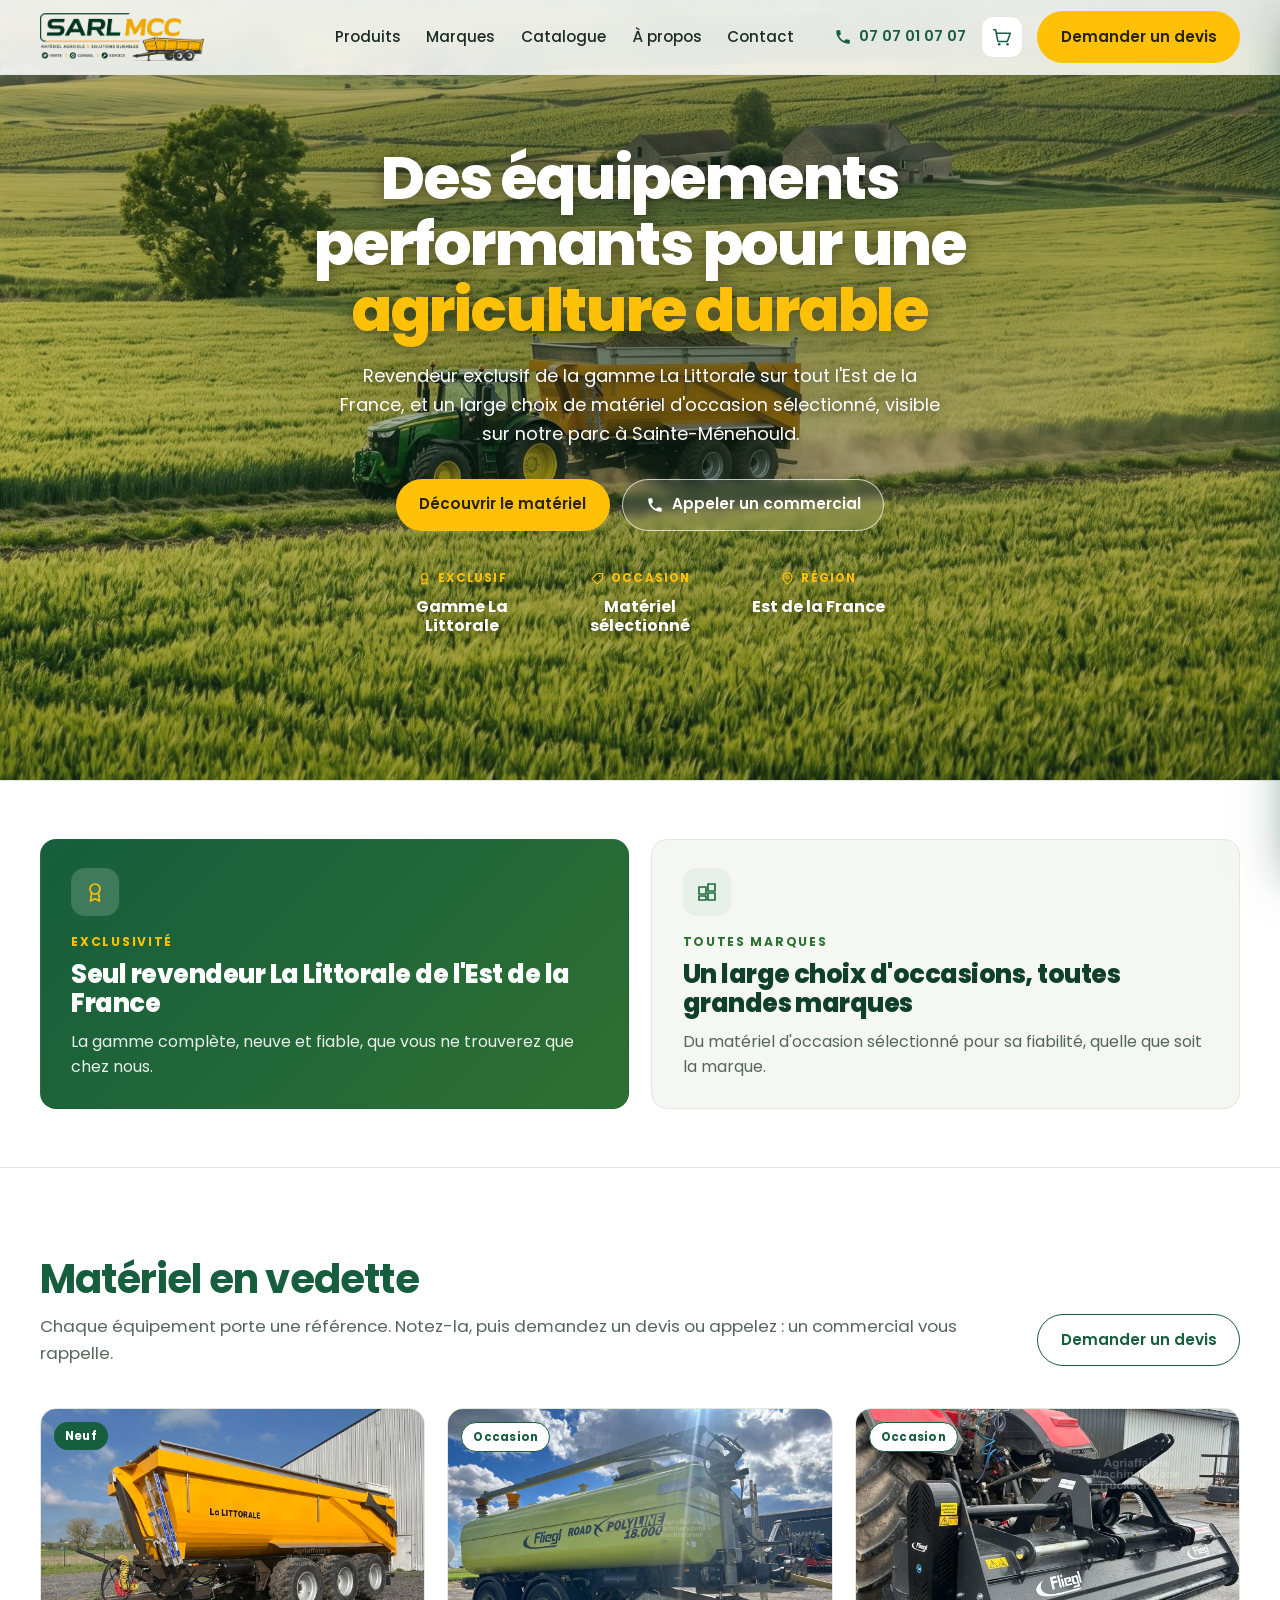
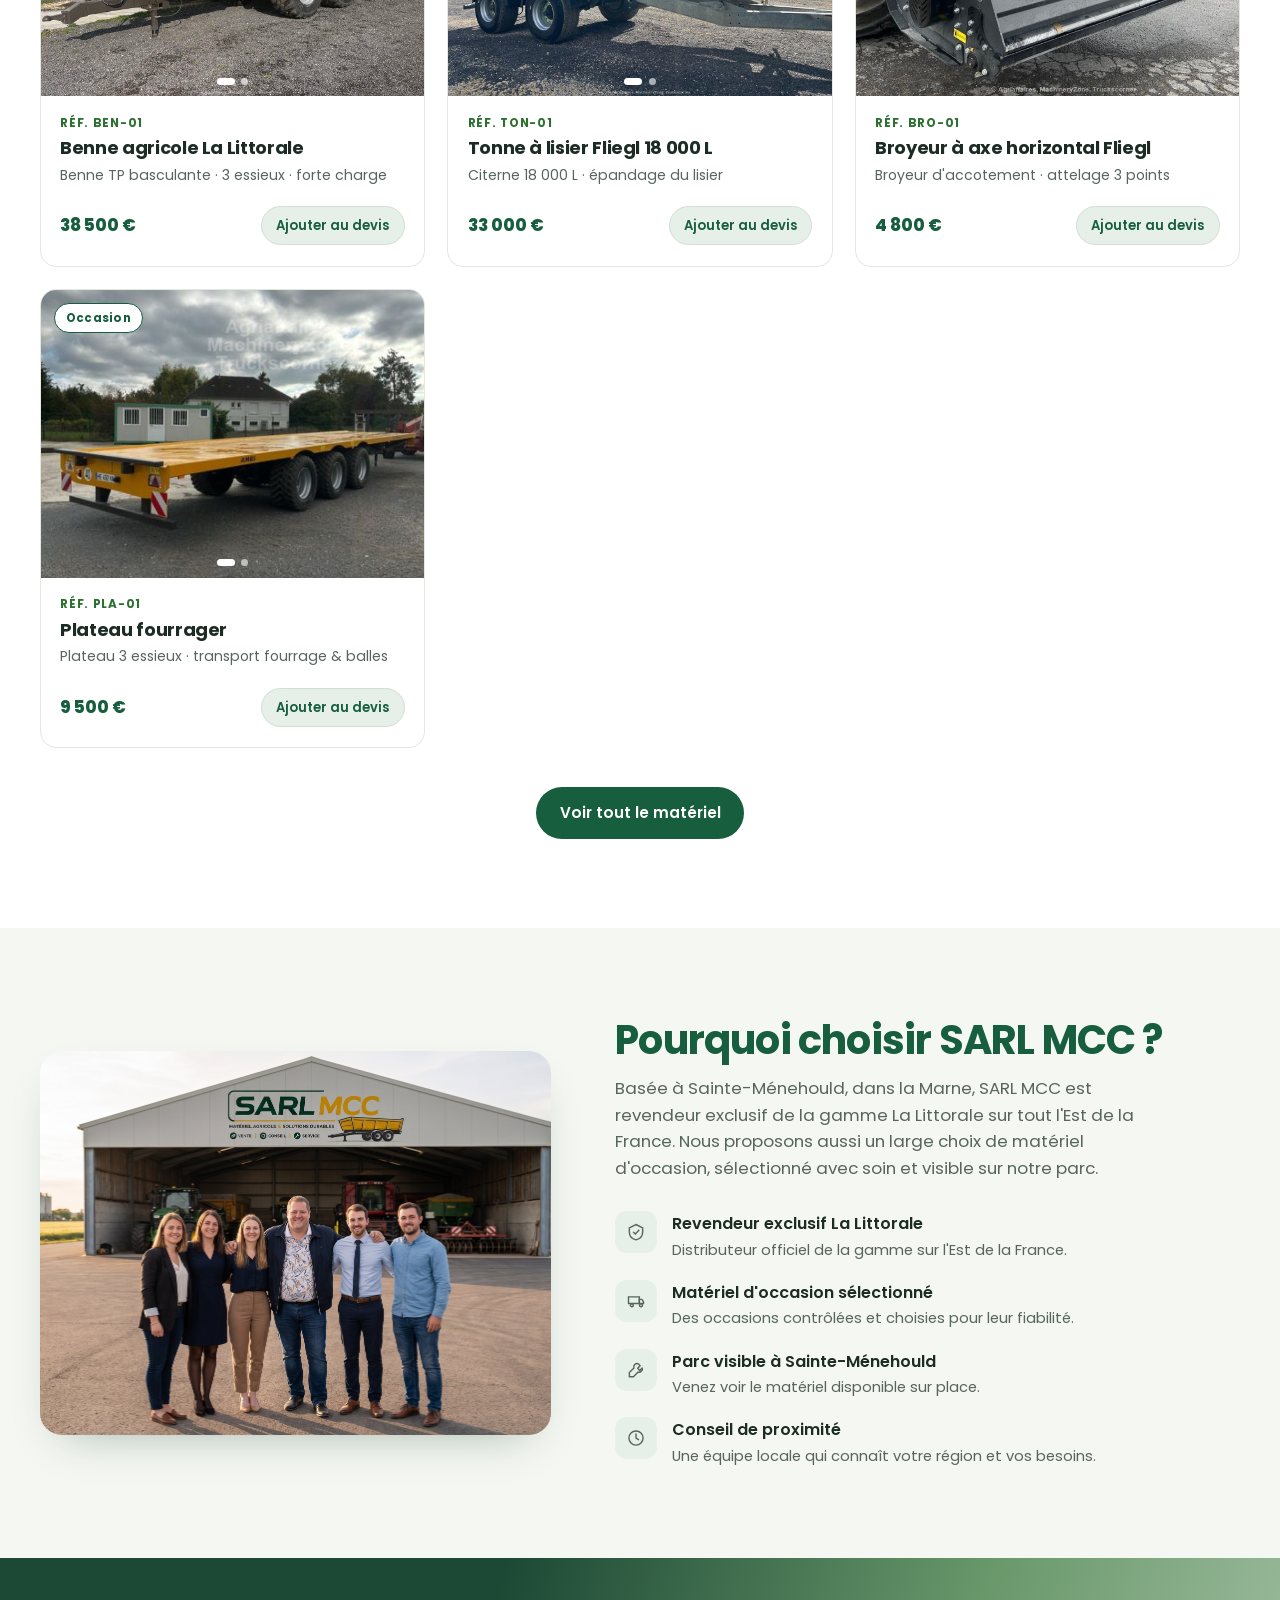
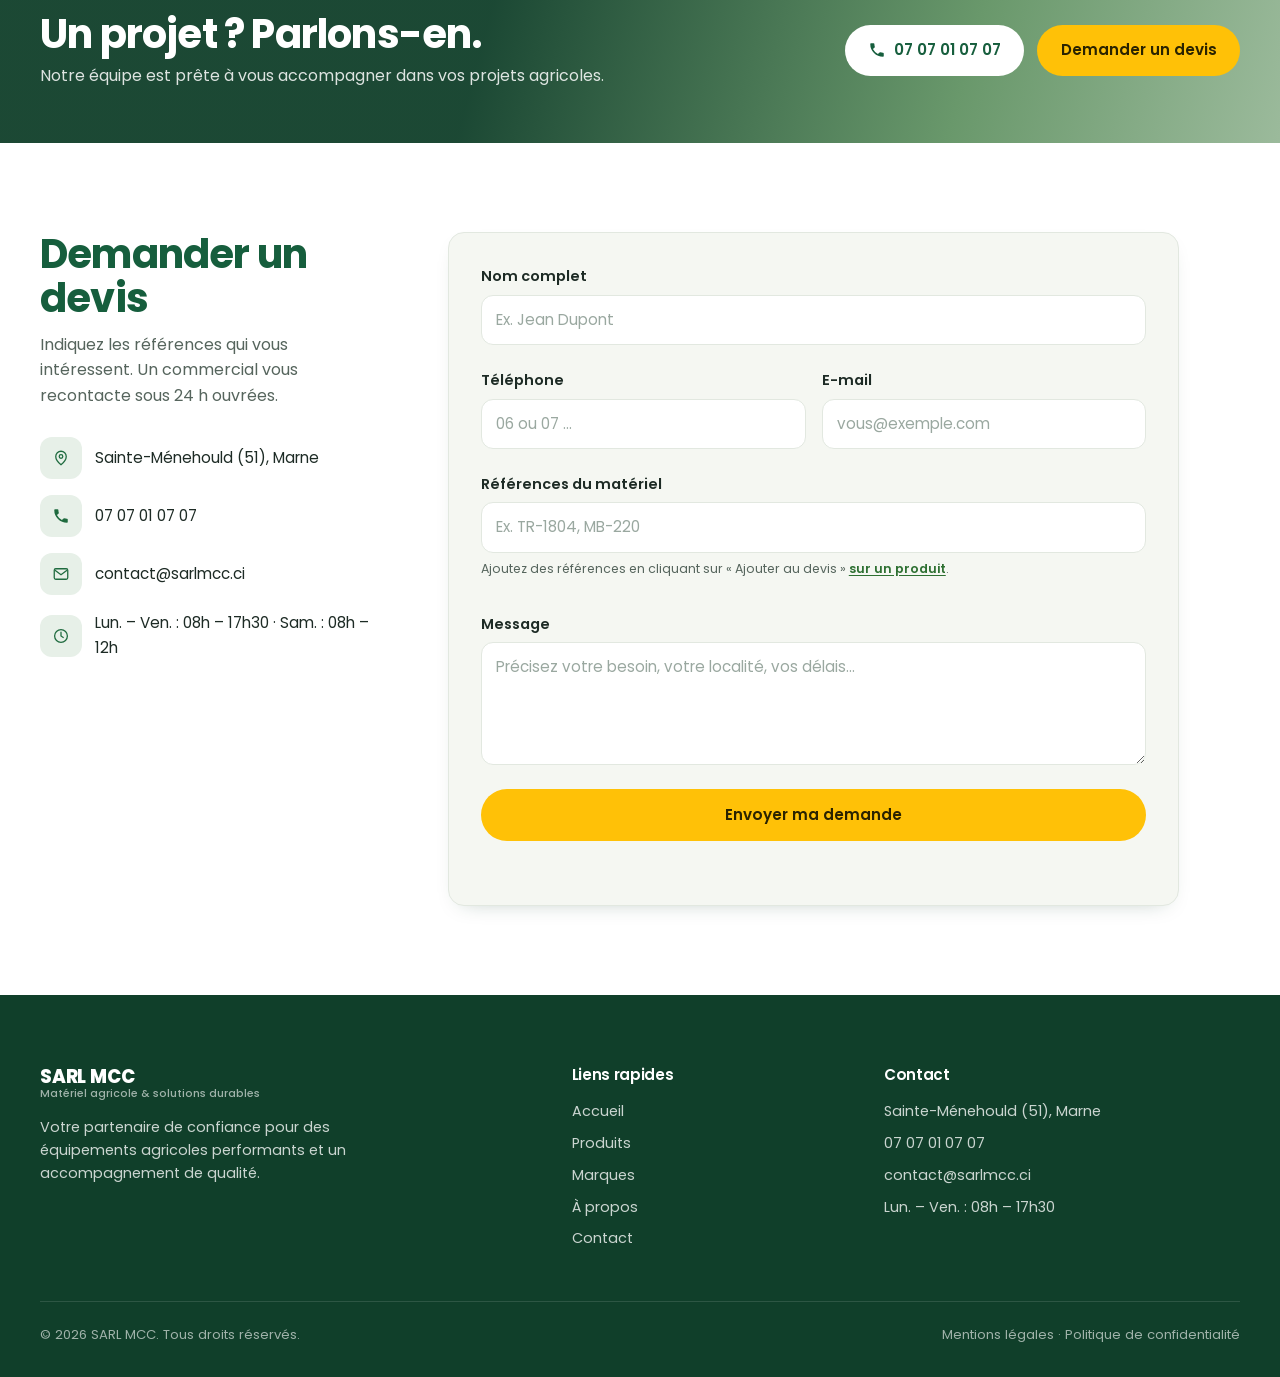
<file: index.html>
<!DOCTYPE html>
<html lang="fr">
<head>
  <meta charset="UTF-8" />
  <meta name="viewport" content="width=device-width, initial-scale=1.0" />
  <title>SARL MCC — Matériel agricole &amp; solutions durables</title>
  <meta name="description" content="SARL MCC, revendeur exclusif de la gamme La Littorale sur tout l'Est de la France et spécialiste du matériel agricole d'occasion sélectionné. Parc visible à Sainte-Ménehould (Marne). Demandez un devis." />
  <meta name="theme-color" content="#165E3D" />
  <link rel="icon" type="image/png" sizes="32x32" href="assets/favicon-32.png" />
  <link rel="icon" type="image/png" sizes="512x512" href="assets/favicon-mcc.png" />
  <link rel="apple-touch-icon" href="assets/apple-touch-icon.png" />

  <!-- Open Graph -->
  <meta property="og:title" content="SARL MCC — Matériel agricole &amp; solutions durables" />
  <meta property="og:description" content="Revendeur exclusif de la gamme La Littorale sur l'Est de la France et matériel d'occasion sélectionné. Parc à Sainte-Ménehould (Marne)." />
  <meta property="og:type" content="website" />
  <meta property="og:locale" content="fr_FR" />

  <!--
    POLICE : Poppins est chargée ici via Google Fonts pour un déploiement immédiat.
    Pour la production finale, vous pouvez l'auto-héberger (fichiers .woff2 + @font-face)
    afin d'améliorer la performance et la confidentialité.
  -->
  <link rel="preconnect" href="https://fonts.googleapis.com" />
  <link rel="preconnect" href="https://fonts.gstatic.com" crossorigin />
  <link href="https://fonts.googleapis.com/css2?family=Poppins:wght@400;500;600;700;800&display=swap" rel="stylesheet" />

  <link rel="stylesheet" href="styles.css" />
</head>
<body>

  <!-- ============================ EN-TÊTE ============================ -->
  <header class="site-header" id="top">
    <div class="container header-inner">
      <a href="#top" class="brand" aria-label="SARL MCC, accueil">
        <img class="brand-logo-img" src="assets/logo-mcc.png" alt="SARL MCC — Matériel agricole et solutions durables" />
      </a>

      <nav class="main-nav" id="main-nav" aria-label="Navigation principale">
        <a href="produits.html">Produits</a>
        <a href="#marques">Marques</a>
        <a href="produits.html">Catalogue</a>
        <a href="#pourquoi">À propos</a>
        <a href="#contact">Contact</a>
      </nav>

      <div class="header-cta">
        <a href="tel:+33707010707" class="phone-link" aria-label="Appeler le 07 07 01 07 07">
          <svg viewBox="0 0 24 24" width="18" height="18" fill="none" aria-hidden="true"><path d="M6.6 10.8a15.6 15.6 0 0 0 6.6 6.6l2.2-2.2a1 1 0 0 1 1-.24 11.4 11.4 0 0 0 3.6.58 1 1 0 0 1 1 1V20a1 1 0 0 1-1 1A17 17 0 0 1 3 4a1 1 0 0 1 1-1h3.5a1 1 0 0 1 1 1 11.4 11.4 0 0 0 .58 3.6 1 1 0 0 1-.24 1l-2.24 2.2z" fill="currentColor"/></svg>
          <span>07 07 01 07 07</span>
        </a>
        <a href="#contact" class="btn btn-accent btn-quote">Demander un devis</a>
        <button class="nav-toggle" id="nav-toggle" aria-label="Ouvrir le menu" aria-expanded="false" aria-controls="main-nav">
          <span></span><span></span><span></span>
        </button>
      </div>
    </div>
  </header>

  <main>
    <!-- ============================ HERO ============================ -->
    <section class="hero" id="accueil">
      <!-- Image de fond plein écran : tracteur et benne La Littorale -->
      <img class="hero-bg" src="assets/banniere-site.jpg"
           alt="Tracteur tirant une benne La Littorale dans la campagne au coucher du soleil" fetchpriority="high" />
      <div class="hero-overlay"></div>

      <div class="container hero-content reveal">
        <h1>Des équipements performants pour une <span class="hl">agriculture durable</span></h1>
        <p class="lead">Revendeur exclusif de la gamme La Littorale sur tout l'Est de la France, et un large choix de matériel d'occasion sélectionné, visible sur notre parc à Sainte-Ménehould.</p>
        <div class="hero-actions">
          <a href="produits.html" class="btn btn-accent">Découvrir le matériel</a>
          <a href="tel:+33707010707" class="btn btn-hero-ghost btn-call">
            <svg viewBox="0 0 24 24" width="18" height="18" fill="none" aria-hidden="true"><path d="M6.6 10.8a15.6 15.6 0 0 0 6.6 6.6l2.2-2.2a1 1 0 0 1 1-.24 11.4 11.4 0 0 0 3.6.58 1 1 0 0 1 1 1V20a1 1 0 0 1-1 1A17 17 0 0 1 3 4a1 1 0 0 1 1-1h3.5a1 1 0 0 1 1 1 11.4 11.4 0 0 0 .58 3.6 1 1 0 0 1-.24 1l-2.24 2.2z" fill="currentColor"/></svg>
            Appeler un commercial
          </a>
        </div>
        <ul class="hero-trust">
          <li class="hero-feat">
            <span class="feat-badge">
              <svg viewBox="0 0 24 24" width="15" height="15" fill="none" aria-hidden="true"><circle cx="12" cy="9" r="5" stroke="currentColor" stroke-width="1.8"/><path d="M8.5 13 7.5 21l4.5-2.3L16.5 21l-1-8" stroke="currentColor" stroke-width="1.8" stroke-linejoin="round"/></svg>
              Exclusif
            </span>
            <span class="feat-title">Gamme La Littorale</span>
          </li>
          <li class="hero-feat">
            <span class="feat-badge">
              <svg viewBox="0 0 24 24" width="15" height="15" fill="none" aria-hidden="true"><path d="M3 12.5 11.5 4H20v8.5L11.5 21z" stroke="currentColor" stroke-width="1.8" stroke-linejoin="round"/><circle cx="15.5" cy="8.5" r="1.3" fill="currentColor"/></svg>
              Occasion
            </span>
            <span class="feat-title">Matériel sélectionné</span>
          </li>
          <li class="hero-feat">
            <span class="feat-badge">
              <svg viewBox="0 0 24 24" width="15" height="15" fill="none" aria-hidden="true"><path d="M12 21s7-5.6 7-11a7 7 0 1 0-14 0c0 5.4 7 11 7 11z" stroke="currentColor" stroke-width="1.8"/><circle cx="12" cy="10" r="2.3" stroke="currentColor" stroke-width="1.8"/></svg>
              Région
            </span>
            <span class="feat-title">Est de la France</span>
          </li>
        </ul>
      </div>
    </section>

    <!-- ============================ OFFRE / POSITIONNEMENT ============================ -->
    <section class="offer" id="marques" aria-label="Notre offre">
      <div class="container offer-grid">
        <article class="offer-card reveal">
          <span class="offer-ic" aria-hidden="true">
            <svg viewBox="0 0 24 24" width="24" height="24" fill="none"><circle cx="12" cy="9" r="5" stroke="currentColor" stroke-width="1.7"/><path d="M8.5 13 7.5 21l4.5-2.3L16.5 21l-1-8" stroke="currentColor" stroke-width="1.7" stroke-linejoin="round"/></svg>
          </span>
          <span class="offer-eyebrow">Exclusivité</span>
          <h2>Seul revendeur La&nbsp;Littorale de l'Est de la France</h2>
          <p>La gamme complète, neuve et fiable, que vous ne trouverez que chez nous.</p>
        </article>

        <article class="offer-card reveal">
          <span class="offer-ic" aria-hidden="true">
            <svg viewBox="0 0 24 24" width="24" height="24" fill="none"><path d="M4 7h7v7H4zM13 4h7v7h-7zM13 13h7v7h-7zM4 16h7v4H4z" stroke="currentColor" stroke-width="1.7" stroke-linejoin="round"/></svg>
          </span>
          <span class="offer-eyebrow">Toutes marques</span>
          <h2>Un large choix d'occasions, toutes grandes marques</h2>
          <p>Du matériel d'occasion sélectionné pour sa fiabilité, quelle que soit la marque.</p>
        </article>
      </div>
    </section>

    <!-- ============================ CATALOGUE / MATÉRIEL ============================ -->
    <section class="catalogue section" id="catalogue">
      <div class="container">
        <header class="section-head head-split">
          <div>
            <h2>Matériel en vedette</h2>
            <p>Chaque équipement porte une référence. Notez-la, puis demandez un devis ou appelez : un commercial vous rappelle.</p>
          </div>
          <a href="#contact" class="btn btn-outline hide-mobile">Demander un devis</a>
        </header>

        <!--
          PRODUITS — données d'exemple. Remplacez le visuel (data-img), le nom,
          la référence (data-ref) et les caractéristiques par votre stock réel.
        -->
        <div class="product-grid" id="product-grid">

          <article class="product" data-ref="TR-1804" data-name="Tracteur Littorale TL 1804">
            <div class="product-media">
              <img src="https://images.unsplash.com/photo-1530267981375-f0de937f5f13?w=700&q=80&auto=format&fit=crop" alt="Tracteur Littorale TL 1804" loading="lazy" />
              <span class="tag tag-new">Neuf</span>
            </div>
            <div class="product-info">
              <span class="product-ref">Réf. TR-1804</span>
              <h3>Tracteur Littorale TL 1804</h3>
              <p class="product-spec">180 ch · 4 roues motrices · cabine climatisée</p>
              <div class="product-foot">
                <span class="product-price">98 000 €</span>
                <button class="btn btn-quote-add" type="button">Ajouter au devis</button>
              </div>
            </div>
          </article>

          <article class="product" data-ref="MB-220" data-name="Moissonneuse-batteuse Littorale MB 220">
            <div class="product-media">
              <img src="https://images.unsplash.com/photo-1500382017468-9049fed747ef?w=700&q=80&auto=format&fit=crop" alt="Moissonneuse-batteuse Littorale MB 220" loading="lazy" />
              <span class="tag tag-stock">En stock</span>
            </div>
            <div class="product-info">
              <span class="product-ref">Réf. MB-220</span>
              <h3>Moissonneuse-batteuse MB 220</h3>
              <p class="product-spec">Coupe 5,5 m · trémie 8 000 L · faible consommation</p>
              <div class="product-foot">
                <span class="product-price">Sur demande</span>
                <button class="btn btn-quote-add" type="button">Ajouter au devis</button>
              </div>
            </div>
          </article>

          <article class="product" data-ref="TR-JD6120" data-name="Tracteur John Deere 6120M">
            <div class="product-media">
              <img src="https://images.unsplash.com/photo-1530267981375-f0de937f5f13?w=700&q=80&auto=format&fit=crop" alt="Tracteur John Deere 6120M" loading="lazy" />
              <span class="tag tag-occ">Occasion</span>
            </div>
            <div class="product-info">
              <span class="product-ref">Réf. TR-JD6120</span>
              <h3>Tracteur John Deere 6120M</h3>
              <p class="product-spec">120 ch · révisé &amp; garanti · 2 100 h</p>
              <div class="product-foot">
                <span class="product-price">52 000 €</span>
                <button class="btn btn-quote-add" type="button">Ajouter au devis</button>
              </div>
            </div>
          </article>

          <article class="product" data-ref="IR-P120" data-name="Pivot d'irrigation 120 m">
            <div class="product-media">
              <img src="https://images.unsplash.com/photo-1560493676-04071c5f467b?w=700&q=80&auto=format&fit=crop" alt="Pivot d'irrigation 120 m" loading="lazy" />
              <span class="tag tag-stock">En stock</span>
            </div>
            <div class="product-info">
              <span class="product-ref">Réf. IR-P120</span>
              <h3>Pivot d'irrigation 120 m</h3>
              <p class="product-spec">Couvre 45 ha · pilotage automatisé · faible entretien</p>
              <div class="product-foot">
                <span class="product-price">Sur demande</span>
                <button class="btn btn-quote-add" type="button">Ajouter au devis</button>
              </div>
            </div>
          </article>

          <article class="product" data-ref="OU-SP4" data-name="Semoir pneumatique 4 rangs">
            <div class="product-media">
              <img src="https://images.unsplash.com/photo-1625246333195-78d9c38ad449?w=700&q=80&auto=format&fit=crop" alt="Semoir pneumatique 4 rangs" loading="lazy" />
              <span class="tag tag-new">Neuf</span>
            </div>
            <div class="product-info">
              <span class="product-ref">Réf. OU-SP4</span>
              <h3>Semoir pneumatique 4 rangs</h3>
              <p class="product-spec">Semis précis · attelage 3 points · réglage rapide</p>
              <div class="product-foot">
                <span class="product-price">11 500 €</span>
                <button class="btn btn-quote-add" type="button">Ajouter au devis</button>
              </div>
            </div>
          </article>

          <article class="product" data-ref="OU-CD3" data-name="Charrue à disques 3 corps">
            <div class="product-media">
              <img src="https://images.unsplash.com/photo-1592982537447-7440770cbfc9?w=700&q=80&auto=format&fit=crop" alt="Charrue à disques 3 corps" loading="lazy" />
              <span class="tag tag-stock">En stock</span>
            </div>
            <div class="product-info">
              <span class="product-ref">Réf. OU-CD3</span>
              <h3>Charrue à disques 3 corps</h3>
              <p class="product-spec">Travail du sol intensif · disques renforcés</p>
              <div class="product-foot">
                <span class="product-price">4 900 €</span>
                <button class="btn btn-quote-add" type="button">Ajouter au devis</button>
              </div>
            </div>
          </article>

        </div>

        <div class="catalogue-more">
          <a href="produits.html" class="btn btn-primary">Voir tout le matériel</a>
        </div>
      </div>
    </section>

    <!-- ============================ POURQUOI NOUS ============================ -->
    <section class="why section" id="pourquoi">
      <div class="container why-grid">
        <div class="why-media reveal">
          <img src="assets/equipe-sarl-mcc.jpg" alt="L'équipe SARL MCC devant le parc à Sainte-Ménehould" loading="lazy" />
        </div>
        <div class="why-copy reveal">
          <h2>Pourquoi choisir SARL MCC&nbsp;?</h2>
          <p class="why-intro">Basée à Sainte-Ménehould, dans la Marne, SARL MCC est revendeur exclusif de la gamme La Littorale sur tout l'Est de la France. Nous proposons aussi un large choix de matériel d'occasion, sélectionné avec soin et visible sur notre parc.</p>
          <ul class="why-list">
            <li>
              <span class="why-ic" aria-hidden="true">
                <svg viewBox="0 0 24 24" width="20" height="20" fill="none"><path d="M12 3l8 4v5c0 5-3.4 8.3-8 9.5C7.4 20.3 4 17 4 12V7l8-4z" stroke="currentColor" stroke-width="1.7"/><path d="M9 12.2l2.2 2.2L15.5 10" stroke="currentColor" stroke-width="1.7" stroke-linecap="round"/></svg>
              </span>
              <div><strong>Revendeur exclusif La Littorale</strong><span>Distributeur officiel de la gamme sur l'Est de la France.</span></div>
            </li>
            <li>
              <span class="why-ic" aria-hidden="true">
                <svg viewBox="0 0 24 24" width="20" height="20" fill="none"><path d="M3 7h13v8H3z" stroke="currentColor" stroke-width="1.7"/><path d="M16 10h3l2 3v2h-5z" stroke="currentColor" stroke-width="1.7"/><circle cx="7" cy="17" r="1.8" stroke="currentColor" stroke-width="1.7"/><circle cx="18" cy="17" r="1.8" stroke="currentColor" stroke-width="1.7"/></svg>
              </span>
              <div><strong>Matériel d'occasion sélectionné</strong><span>Des occasions contrôlées et choisies pour leur fiabilité.</span></div>
            </li>
            <li>
              <span class="why-ic" aria-hidden="true">
                <svg viewBox="0 0 24 24" width="20" height="20" fill="none"><path d="M14.5 4.5a4 4 0 0 0-5 5L4 15v5h5l5.5-5.5a4 4 0 0 0 5-5l-3 3-2.5-2.5 3-3z" stroke="currentColor" stroke-width="1.7" stroke-linejoin="round"/></svg>
              </span>
              <div><strong>Parc visible à Sainte-Ménehould</strong><span>Venez voir le matériel disponible sur place.</span></div>
            </li>
            <li>
              <span class="why-ic" aria-hidden="true">
                <svg viewBox="0 0 24 24" width="20" height="20" fill="none"><circle cx="12" cy="12" r="8.5" stroke="currentColor" stroke-width="1.7"/><path d="M12 7v5l3 2" stroke="currentColor" stroke-width="1.7" stroke-linecap="round"/></svg>
              </span>
              <div><strong>Conseil de proximité</strong><span>Une équipe locale qui connaît votre région et vos besoins.</span></div>
            </li>
          </ul>
        </div>
      </div>
    </section>

    <!-- ============================ BANDE D'APPEL ============================ -->
    <section class="cta-band" aria-label="Contact rapide">
      <div class="container cta-band-inner">
        <div class="cta-band-text">
          <h2>Un projet&nbsp;? Parlons-en.</h2>
          <p>Notre équipe est prête à vous accompagner dans vos projets agricoles.</p>
        </div>
        <div class="cta-band-actions">
          <a href="tel:+33707010707" class="btn btn-light btn-call">
            <svg viewBox="0 0 24 24" width="18" height="18" fill="none" aria-hidden="true"><path d="M6.6 10.8a15.6 15.6 0 0 0 6.6 6.6l2.2-2.2a1 1 0 0 1 1-.24 11.4 11.4 0 0 0 3.6.58 1 1 0 0 1 1 1V20a1 1 0 0 1-1 1A17 17 0 0 1 3 4a1 1 0 0 1 1-1h3.5a1 1 0 0 1 1 1 11.4 11.4 0 0 0 .58 3.6 1 1 0 0 1-.24 1l-2.24 2.2z" fill="currentColor"/></svg>
            07 07 01 07 07
          </a>
          <a href="#contact" class="btn btn-accent">Demander un devis</a>
        </div>
      </div>
    </section>

    <!-- ============================ CONTACT ============================ -->
    <section class="contact section" id="contact">
      <div class="container contact-grid">
        <div class="contact-intro reveal">
          <h2>Demander un devis</h2>
          <p>Indiquez les références qui vous intéressent. Un commercial vous recontacte sous 24&nbsp;h ouvrées.</p>

          <ul class="contact-coords">
            <li>
              <span class="why-ic" aria-hidden="true"><svg viewBox="0 0 24 24" width="18" height="18" fill="none"><path d="M12 21s7-5.6 7-11a7 7 0 1 0-14 0c0 5.4 7 11 7 11z" stroke="currentColor" stroke-width="1.7"/><circle cx="12" cy="10" r="2.4" stroke="currentColor" stroke-width="1.7"/></svg></span>
              Sainte-Ménehould (51), Marne
            </li>
            <li>
              <span class="why-ic" aria-hidden="true"><svg viewBox="0 0 24 24" width="18" height="18" fill="none"><path d="M6.6 10.8a15.6 15.6 0 0 0 6.6 6.6l2.2-2.2a1 1 0 0 1 1-.24 11.4 11.4 0 0 0 3.6.58 1 1 0 0 1 1 1V20a1 1 0 0 1-1 1A17 17 0 0 1 3 4a1 1 0 0 1 1-1h3.5a1 1 0 0 1 1 1 11.4 11.4 0 0 0 .58 3.6 1 1 0 0 1-.24 1l-2.24 2.2z" fill="currentColor"/></svg></span>
              <a href="tel:+33707010707">07 07 01 07 07</a>
            </li>
            <li>
              <span class="why-ic" aria-hidden="true"><svg viewBox="0 0 24 24" width="18" height="18" fill="none"><rect x="3" y="5" width="18" height="14" rx="2" stroke="currentColor" stroke-width="1.7"/><path d="M4 7l8 6 8-6" stroke="currentColor" stroke-width="1.7"/></svg></span>
              <a href="mailto:contact@sarlmcc.ci">contact@sarlmcc.ci</a>
            </li>
            <li>
              <span class="why-ic" aria-hidden="true"><svg viewBox="0 0 24 24" width="18" height="18" fill="none"><circle cx="12" cy="12" r="8.5" stroke="currentColor" stroke-width="1.7"/><path d="M12 7v5l3 2" stroke="currentColor" stroke-width="1.7" stroke-linecap="round"/></svg></span>
              Lun. – Ven. : 08h – 17h30 · Sam. : 08h – 12h
            </li>
          </ul>
        </div>

        <!--
          FORMULAIRE — pour recevoir les demandes par e-mail sans serveur :
          remplacez VOTRE_ID par un identifiant Formspree (https://formspree.io),
          ou branchez l'action sur votre propre script. Sans configuration,
          le bouton ouvre le client mail du visiteur (repli mailto).
        -->
        <form class="contact-form reveal" id="quote-form"
              action="https://formspree.io/f/VOTRE_ID" method="POST" novalidate>
          <div class="field">
            <label for="nom">Nom complet</label>
            <input type="text" id="nom" name="nom" autocomplete="name" required placeholder="Ex. Jean Dupont" />
            <small class="error" data-for="nom"></small>
          </div>

          <div class="field-row">
            <div class="field">
              <label for="tel">Téléphone</label>
              <input type="tel" id="tel" name="telephone" autocomplete="tel" required placeholder="06 ou 07 ..." />
              <small class="error" data-for="tel"></small>
            </div>
            <div class="field">
              <label for="email">E-mail</label>
              <input type="email" id="email" name="email" autocomplete="email" required placeholder="vous@exemple.com" />
              <small class="error" data-for="email"></small>
            </div>
          </div>

          <div class="field">
            <label for="refs">Références du matériel</label>
            <input type="text" id="refs" name="references" required placeholder="Ex. TR-1804, MB-220" />
            <small class="hint">Ajoutez des références en cliquant sur « Ajouter au devis » <a href="produits.html" class="hint-link">sur un produit</a>.</small>
            <div class="ref-chips" id="ref-chips" aria-live="polite"></div>
            <small class="error" data-for="refs"></small>
          </div>

          <div class="field">
            <label for="message">Message</label>
            <textarea id="message" name="message" rows="4" required placeholder="Précisez votre besoin, votre localité, vos délais..."></textarea>
            <small class="error" data-for="message"></small>
          </div>

          <button type="submit" class="btn btn-accent btn-block">Envoyer ma demande</button>
          <p class="form-status" id="form-status" role="status" aria-live="polite"></p>
        </form>
      </div>
    </section>
  </main>

  <!-- ============================ PIED DE PAGE ============================ -->
  <footer class="site-footer">
    <div class="container footer-grid">
      <div class="footer-brand">
        <a href="#top" class="brand brand-light">
          <span class="brand-text"><strong>SARL MCC</strong><small>Matériel agricole &amp; solutions durables</small></span>
        </a>
        <p>Votre partenaire de confiance pour des équipements agricoles performants et un accompagnement de qualité.</p>
      </div>

      <nav class="footer-col" aria-label="Liens rapides">
        <h4>Liens rapides</h4>
        <a href="#accueil">Accueil</a>
        <a href="produits.html">Produits</a>
        <a href="#marques">Marques</a>
        <a href="#pourquoi">À propos</a>
        <a href="#contact">Contact</a>
      </nav>

      <div class="footer-col">
        <h4>Contact</h4>
        <p>Sainte-Ménehould (51), Marne</p>
        <p><a href="tel:+33707010707">07 07 01 07 07</a></p>
        <p><a href="mailto:contact@sarlmcc.ci">contact@sarlmcc.ci</a></p>
        <p>Lun. – Ven. : 08h – 17h30</p>
      </div>
    </div>
    <div class="container footer-bottom">
      <p>© <span id="year"></span> SARL MCC. Tous droits réservés.</p>
      <p class="footer-legal"><a href="#">Mentions légales</a> · <a href="#">Politique de confidentialité</a></p>
    </div>
  </footer>

  <!-- Bouton d'appel flottant (mobile) -->
  <a href="tel:+33707010707" class="fab-call" aria-label="Appeler SARL MCC">
    <svg viewBox="0 0 24 24" width="22" height="22" fill="none" aria-hidden="true"><path d="M6.6 10.8a15.6 15.6 0 0 0 6.6 6.6l2.2-2.2a1 1 0 0 1 1-.24 11.4 11.4 0 0 0 3.6.58 1 1 0 0 1 1 1V20a1 1 0 0 1-1 1A17 17 0 0 1 3 4a1 1 0 0 1 1-1h3.5a1 1 0 0 1 1 1 11.4 11.4 0 0 0 .58 3.6 1 1 0 0 1-.24 1l-2.24 2.2z" fill="currentColor"/></svg>
  </a>

  <script src="data/produits.js"></script>
  <script src="produit-card.js"></script>
  <script src="cart.js"></script>
  <script src="script.js"></script>
</body>
</html>
</file>
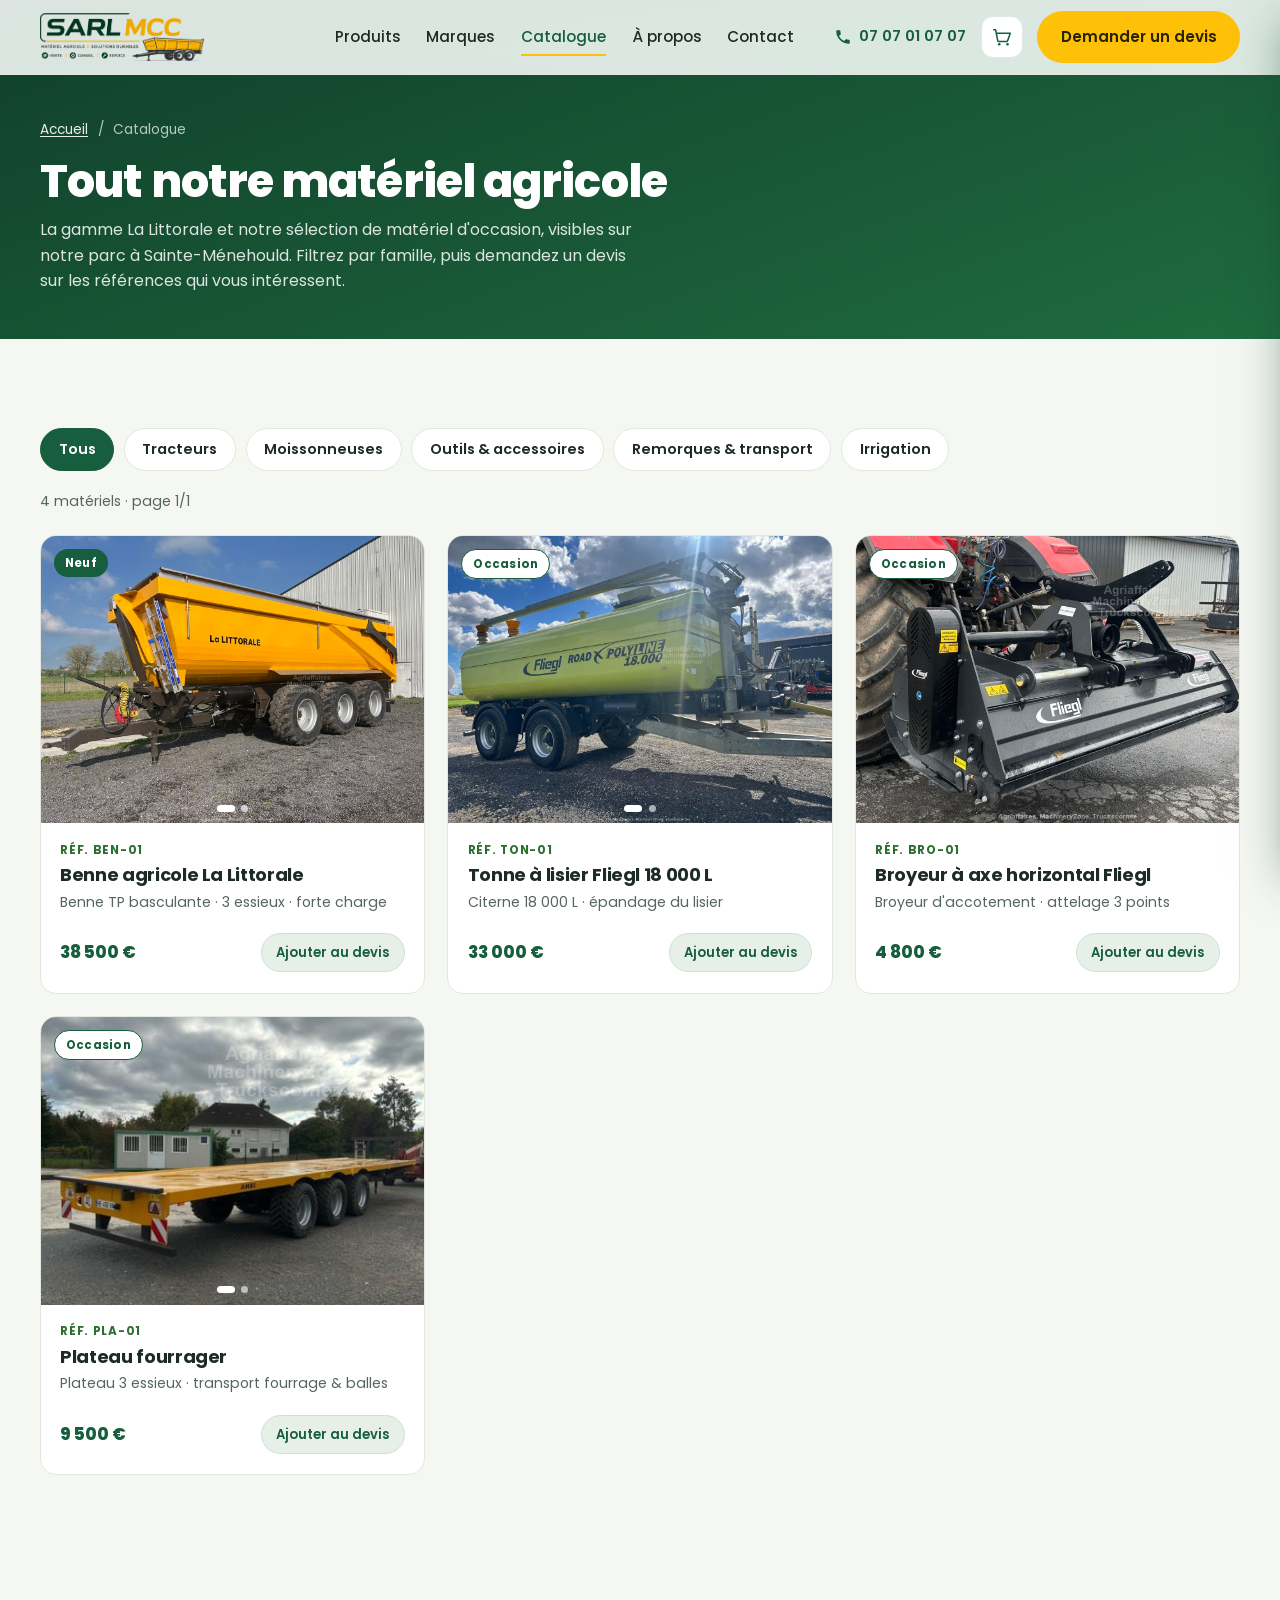
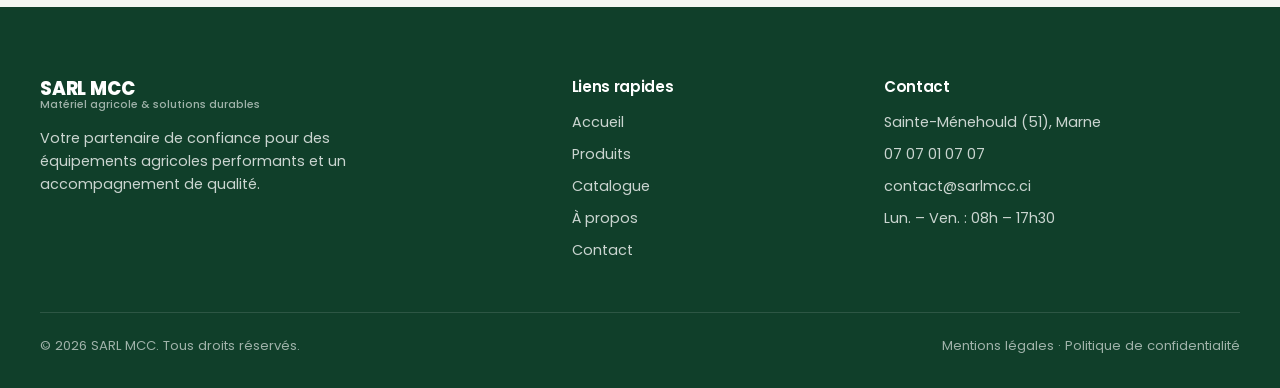
<file: produits.html>
<!DOCTYPE html>
<html lang="fr">
<head>
  <meta charset="UTF-8" />
  <meta name="viewport" content="width=device-width, initial-scale=1.0" />
  <title>Catalogue du matériel agricole — SARL MCC</title>
  <meta name="description" content="Tout le matériel agricole proposé par SARL MCC : tracteurs, moissonneuses, outils et systèmes d'irrigation, neufs et d'occasion. Filtrez par famille et demandez un devis." />
  <meta name="theme-color" content="#165E3D" />
  <link rel="icon" type="image/png" sizes="32x32" href="assets/favicon-32.png" />
  <link rel="icon" type="image/png" sizes="512x512" href="assets/favicon-mcc.png" />
  <link rel="apple-touch-icon" href="assets/apple-touch-icon.png" />
  <link rel="preconnect" href="https://fonts.googleapis.com" />
  <link rel="preconnect" href="https://fonts.gstatic.com" crossorigin />
  <link href="https://fonts.googleapis.com/css2?family=Poppins:wght@400;500;600;700;800&display=swap" rel="stylesheet" />
  <link rel="stylesheet" href="styles.css" />
</head>
<body class="page-catalogue">

  <!-- ============================ EN-TÊTE ============================ -->
  <header class="site-header" id="top">
    <div class="container header-inner">
      <a href="index.html" class="brand" aria-label="SARL MCC, accueil">
        <img class="brand-logo-img" src="assets/logo-mcc.png" alt="SARL MCC — Matériel agricole et solutions durables" />
      </a>

      <nav class="main-nav" id="main-nav" aria-label="Navigation principale">
        <a href="produits.html">Produits</a>
        <a href="index.html#marques">Marques</a>
        <a href="produits.html" class="active">Catalogue</a>
        <a href="index.html#pourquoi">À propos</a>
        <a href="index.html#contact">Contact</a>
      </nav>

      <div class="header-cta">
        <a href="tel:+33707010707" class="phone-link" aria-label="Appeler le 07 07 01 07 07">
          <svg viewBox="0 0 24 24" width="18" height="18" fill="none" aria-hidden="true"><path d="M6.6 10.8a15.6 15.6 0 0 0 6.6 6.6l2.2-2.2a1 1 0 0 1 1-.24 11.4 11.4 0 0 0 3.6.58 1 1 0 0 1 1 1V20a1 1 0 0 1-1 1A17 17 0 0 1 3 4a1 1 0 0 1 1-1h3.5a1 1 0 0 1 1 1 11.4 11.4 0 0 0 .58 3.6 1 1 0 0 1-.24 1l-2.24 2.2z" fill="currentColor"/></svg>
          <span>07 07 01 07 07</span>
        </a>
        <a href="index.html#contact" class="btn btn-accent btn-quote">Demander un devis</a>
        <button class="nav-toggle" id="nav-toggle" aria-label="Ouvrir le menu" aria-expanded="false" aria-controls="main-nav">
          <span></span><span></span><span></span>
        </button>
      </div>
    </div>
  </header>

  <main>
    <!-- ============================ BANNIÈRE ============================ -->
    <section class="cat-page-head">
      <div class="container">
        <nav class="breadcrumb" aria-label="Fil d'Ariane"><a href="index.html">Accueil</a> <span>/</span> Catalogue</nav>
        <h1>Tout notre matériel agricole</h1>
        <p>La gamme La Littorale et notre sélection de matériel d'occasion, visibles sur notre parc à Sainte-Ménehould. Filtrez par famille, puis demandez un devis sur les références qui vous intéressent.</p>
      </div>
    </section>

    <!-- ============================ CATALOGUE ============================ -->
    <section class="section catalogue-page">
      <div class="container">
        <!-- Filtres par famille -->
        <div class="cat-filters" id="cat-filters" role="tablist" aria-label="Filtrer par famille">
          <button class="filter-btn active" data-cat="tous" type="button">Tous</button>
          <button class="filter-btn" data-cat="tracteurs" type="button">Tracteurs</button>
          <button class="filter-btn" data-cat="moissonneuses" type="button">Moissonneuses</button>
          <button class="filter-btn" data-cat="outils" type="button">Outils &amp; accessoires</button>
          <button class="filter-btn" data-cat="remorques" type="button">Remorques &amp; transport</button>
          <button class="filter-btn" data-cat="irrigation" type="button">Irrigation</button>
        </div>

        <p class="cat-count" id="cat-count" aria-live="polite"></p>

        <!-- Grille remplie par catalogue.js depuis data/produits.json -->
        <div class="product-grid" id="catalogue-grid"></div>

        <!-- Aucun résultat -->
        <p class="cat-empty" id="cat-empty" hidden>Aucun matériel dans cette famille pour le moment. <a href="index.html#contact">Contactez-nous</a> pour une recherche personnalisée.</p>

        <!-- Pagination -->
        <nav class="pager" id="pager" aria-label="Pagination"></nav>
      </div>
    </section>
  </main>

  <!-- ============================ PIED DE PAGE ============================ -->
  <footer class="site-footer">
    <div class="container footer-grid">
      <div class="footer-brand">
        <a href="index.html" class="brand brand-light">
          <span class="brand-text"><strong>SARL MCC</strong><small>Matériel agricole &amp; solutions durables</small></span>
        </a>
        <p>Votre partenaire de confiance pour des équipements agricoles performants et un accompagnement de qualité.</p>
      </div>
      <nav class="footer-col" aria-label="Liens rapides">
        <h4>Liens rapides</h4>
        <a href="index.html#accueil">Accueil</a>
        <a href="produits.html">Produits</a>
        <a href="produits.html">Catalogue</a>
        <a href="index.html#pourquoi">À propos</a>
        <a href="index.html#contact">Contact</a>
      </nav>
      <div class="footer-col">
        <h4>Contact</h4>
        <p>Sainte-Ménehould (51), Marne</p>
        <p><a href="tel:+33707010707">07 07 01 07 07</a></p>
        <p><a href="mailto:contact@sarlmcc.ci">contact@sarlmcc.ci</a></p>
        <p>Lun. – Ven. : 08h – 17h30</p>
      </div>
    </div>
    <div class="container footer-bottom">
      <p>© <span id="year"></span> SARL MCC. Tous droits réservés.</p>
      <p class="footer-legal"><a href="#">Mentions légales</a> · <a href="#">Politique de confidentialité</a></p>
    </div>
  </footer>

  <a href="tel:+33707010707" class="fab-call" aria-label="Appeler SARL MCC">
    <svg viewBox="0 0 24 24" width="22" height="22" fill="none" aria-hidden="true"><path d="M6.6 10.8a15.6 15.6 0 0 0 6.6 6.6l2.2-2.2a1 1 0 0 1 1-.24 11.4 11.4 0 0 0 3.6.58 1 1 0 0 1 1 1V20a1 1 0 0 1-1 1A17 17 0 0 1 3 4a1 1 0 0 1 1-1h3.5a1 1 0 0 1 1 1 11.4 11.4 0 0 0 .58 3.6 1 1 0 0 1-.24 1l-2.24 2.2z" fill="currentColor"/></svg>
  </a>

  <script src="data/produits.js"></script>
  <script src="produit-card.js"></script>
  <script src="cart.js"></script>
  <script src="script.js"></script>
  <script src="catalogue.js"></script>
</body>
</html>
</file>
<file: styles.css>
/* =========================================================
   SARL MCC — Feuille de styles
   Palette (moodboard) : vert #165E3D / #2E7032, accent jaune #FFC107
   Police : Poppins (titres = 700/800, corps = 400)
   ========================================================= */

:root {
  --green-900: #103f2a;
  --green-800: #165E3D;
  --green-700: #1f6b3f;
  --green-600: #2E7032;
  --green-100: #e7f0e8;
  --accent:    #FFC107;
  --accent-600:#e0a800;
  --ink:       #1d2b25;
  --ink-soft:  #56655d;
  --paper:     #F5F7F2;
  --white:     #ffffff;
  --line:      #e2e8e0;

  --radius:    16px;
  --radius-sm: 12px;
  --shadow:    0 18px 44px -24px rgba(16, 63, 42, .42);
  --shadow-sm: 0 8px 22px -14px rgba(16, 63, 42, .35);
  --container: 1200px;
  --ease:      cubic-bezier(.16, 1, .3, 1);
}

/* ---------------- Base ---------------- */
* { box-sizing: border-box; }
html { scroll-behavior: smooth; scroll-padding-top: 84px; }
@media (prefers-reduced-motion: reduce) { html { scroll-behavior: auto; } }

body {
  margin: 0;
  font-family: "Poppins", system-ui, -apple-system, sans-serif;
  color: var(--ink);
  background: var(--paper);
  line-height: 1.6;
  -webkit-font-smoothing: antialiased;
}

img { max-width: 100%; display: block; }
a { color: inherit; text-decoration: none; }

h1, h2, h3, h4 { margin: 0; line-height: 1.1; letter-spacing: -.02em; font-weight: 700; }
h2 { font-size: clamp(1.7rem, 3.4vw, 2.5rem); }
p { margin: 0; }

.container { width: min(100% - 2.5rem, var(--container)); margin-inline: auto; }
.section { padding: clamp(3.5rem, 7vw, 6rem) 0; }

.section-head { max-width: 60ch; margin-bottom: 2.6rem; }
.section-head h2 { color: var(--green-800); }
.section-head p { color: var(--ink-soft); margin-top: .7rem; font-size: 1.05rem; }
.head-split { display: flex; justify-content: space-between; align-items: flex-end; gap: 2rem; max-width: none; }

.eyebrow {
  display: inline-block;
  font-size: .78rem; font-weight: 600; letter-spacing: .14em; text-transform: uppercase;
  color: var(--green-600); margin-bottom: 1rem;
}

/* ---------------- Boutons ---------------- */
.btn {
  display: inline-flex; align-items: center; justify-content: center; gap: .5rem;
  padding: .8rem 1.4rem; border-radius: 999px; font: inherit; font-weight: 600;
  font-size: .95rem; border: 1.5px solid transparent; cursor: pointer;
  transition: transform .18s var(--ease), background .2s, box-shadow .2s, border-color .2s;
  white-space: nowrap;
}
.btn:active { transform: translateY(1px) scale(.99); }
.btn-primary { background: var(--green-800); color: #fff; }
.btn-primary:hover { background: var(--green-900); box-shadow: var(--shadow-sm); }
.btn-accent { background: var(--accent); color: #2a2300; }
.btn-accent:hover { background: var(--accent-600); box-shadow: 0 10px 24px -12px rgba(224,168,0,.7); }
.btn-ghost { background: #fff; color: var(--green-800); border-color: #cfe0d2; }
.btn-ghost:hover { background: var(--green-100); border-color: var(--green-600); }
.btn-outline { background: transparent; color: var(--green-800); border-color: var(--green-800); }
.btn-outline:hover { background: var(--green-800); color: #fff; }
.btn-light { background: #fff; color: var(--green-800); }
.btn-light:hover { box-shadow: var(--shadow-sm); }
.btn-block { width: 100%; }

/* ---------------- En-tête ---------------- */
.site-header {
  position: fixed; top: 0; left: 0; right: 0; z-index: 50;
  background: rgba(255,255,255,.86);
  backdrop-filter: saturate(160%) blur(12px);
  border-bottom: 1px solid var(--line);
  transition: background .3s var(--ease), border-color .3s var(--ease), backdrop-filter .3s;
}
/* Au-dessus du hero : barre transparente, texte clair (effet "image complète") */
.site-header.at-top {
  background: transparent; border-color: transparent; backdrop-filter: none;
}
.site-header.at-top .brand { color: #fff; }
.site-header.at-top .brand-text small { color: rgba(255,255,255,.78); }
.site-header.at-top .main-nav a { color: #fff; }
.site-header.at-top .main-nav a:hover { color: var(--accent); }
.site-header.at-top .phone-link { color: #fff; }
.site-header.at-top .phone-link:hover { color: var(--accent); }
.site-header.at-top .nav-toggle { background: rgba(255,255,255,.14); border-color: rgba(255,255,255,.45); }
.site-header.at-top .nav-toggle span { background: #fff; }
.header-inner { display: flex; align-items: center; gap: 1.5rem; height: 74px; }

.brand { display: flex; align-items: center; gap: .7rem; color: var(--green-800); }
.brand-logo-img { height: 48px; width: auto; display: block; }
.brand-mark { display: grid; place-items: center; flex: none; }
.brand-text { display: flex; flex-direction: column; line-height: 1.1; }
.brand-text strong { font-size: 1.15rem; font-weight: 800; letter-spacing: -.01em; }
.brand-text small { font-size: .68rem; color: var(--ink-soft); font-weight: 500; }

.main-nav { display: flex; gap: 1.6rem; margin-left: auto; }
.main-nav a { font-weight: 500; font-size: .95rem; color: var(--ink); position: relative; padding: .3rem 0; }
.main-nav a::after {
  content: ""; position: absolute; left: 0; bottom: -2px; width: 100%; height: 2px;
  background: var(--accent); transform: scaleX(0); transform-origin: left;
  transition: transform .25s var(--ease);
}
.main-nav a:hover::after, .main-nav a.active::after { transform: scaleX(1); }
.main-nav a:hover { color: var(--green-800); }

.header-cta { display: flex; align-items: center; gap: .9rem; margin-left: 1rem; }
.phone-link { display: inline-flex; align-items: center; gap: .45rem; font-weight: 600; font-size: .92rem; color: var(--green-800); }
.phone-link:hover { color: var(--green-600); }

.nav-toggle {
  display: none; flex-direction: column; gap: 5px; width: 42px; height: 42px;
  border: 1px solid var(--line); border-radius: 10px; background: #fff; cursor: pointer;
  align-items: center; justify-content: center;
}
.nav-toggle span { width: 20px; height: 2px; background: var(--green-800); border-radius: 2px; transition: .25s var(--ease); }
.nav-toggle[aria-expanded="true"] span:nth-child(1) { transform: translateY(7px) rotate(45deg); }
.nav-toggle[aria-expanded="true"] span:nth-child(2) { opacity: 0; }
.nav-toggle[aria-expanded="true"] span:nth-child(3) { transform: translateY(-7px) rotate(-45deg); }

/* ---------------- Hero ---------------- */
.hero {
  position: relative; overflow: hidden;
  min-height: clamp(560px, 88vh, 780px);
  display: flex; align-items: center;
}
/* Image de fond pleine largeur */
.hero-bg {
  position: absolute; inset: 0; width: 100%; height: 100%;
  object-fit: cover; object-position: 50% 50%; /* image large, centrée sur le tracteur et la benne */
  z-index: 0;
}
/* Voile sombre pour la lisibilité du texte par-dessus l'image */
.hero-overlay {
  position: absolute; inset: 0; z-index: 1; pointer-events: none;
  /* Voile vert (couleur de marque) couvrant la photo, opacité moyenne :
     fait ressortir le titre, l'accroche et les boutons. Léger renfort
     au centre pour la lisibilité du texte. */
  background:
    radial-gradient(100% 75% at 50% 42%, rgba(8,26,18,.32) 0%, transparent 60%),
    linear-gradient(180deg, rgba(16,63,42,.3) 0%, rgba(22,94,61,.22) 50%, rgba(16,63,42,.32) 100%);
}
.hero-content {
  position: relative; z-index: 2; color: #fff;
  max-width: 820px; margin-inline: auto; text-align: center;
  padding: clamp(3rem, 7vw, 4.5rem) 0;
  display: flex; flex-direction: column; align-items: center;
}
.eyebrow-pill {
  display: inline-flex; align-items: center;
  background: rgba(255,255,255,.14); border: 1px solid rgba(255,255,255,.34);
  color: #fff; padding: .45rem 1rem; border-radius: 999px; backdrop-filter: blur(4px);
  margin-bottom: 1.2rem;
}
.hero h1 { font-size: clamp(2.3rem, 5.2vw, 3.75rem); font-weight: 800; color: #fff; text-shadow: 0 2px 18px rgba(0,0,0,.45); }
.hero h1 .hl { color: var(--accent); }
.hero .lead { margin: 1.2rem auto 0; font-size: 1.12rem; color: #fff; max-width: 56ch; text-shadow: 0 1px 12px rgba(0,0,0,.5); }
.hero-feat .feat-title { text-shadow: 0 1px 10px rgba(0,0,0,.5); }
.hero-actions { display: flex; flex-wrap: wrap; gap: .8rem; margin-top: 1.9rem; justify-content: center; }
.hero-trust { list-style: none; display: flex; flex-wrap: nowrap; gap: 1.2rem; padding: 0; margin: 2.4rem 0 0; justify-content: center; }
.hero-feat { flex: 1 1 0; min-width: 0; display: flex; flex-direction: column; align-items: center; gap: .55rem; text-align: center; }
.feat-badge {
  display: inline-flex; align-items: center; gap: .4rem;
  color: var(--accent); font-size: .74rem; font-weight: 700;
  text-transform: uppercase; letter-spacing: .1em;
}
.feat-badge svg { flex: none; }
.feat-title { font-size: 1rem; font-weight: 700; color: #fff; line-height: 1.2; }

/* Bouton secondaire transparent (contraste assuré sur l'image sombre) */
.btn-hero-ghost { background: rgba(255,255,255,.1); color: #fff; border-color: rgba(255,255,255,.7); backdrop-filter: blur(4px); }
.btn-hero-ghost:hover { background: #fff; color: var(--green-800); border-color: #fff; }

/* ---------------- Offre / positionnement ---------------- */
.offer { background: #fff; border-block: 1px solid var(--line); padding: clamp(2.4rem, 5vw, 3.6rem) 0; }
.offer-grid { display: grid; grid-template-columns: 1fr 1fr; gap: 1.4rem; }
.offer-card {
  position: relative; padding: 1.8rem 1.9rem; border-radius: var(--radius);
  background: var(--paper); border: 1px solid var(--line);
}
.offer-card:first-child { background: linear-gradient(135deg, var(--green-800), var(--green-600)); border-color: transparent; color: #fff; }
.offer-ic { display: inline-grid; place-items: center; width: 48px; height: 48px; border-radius: 14px; background: var(--green-100); color: var(--green-700); margin-bottom: 1rem; }
.offer-card:first-child .offer-ic { background: rgba(255,255,255,.16); color: var(--accent); }
.offer-eyebrow { display: block; font-size: .76rem; font-weight: 700; letter-spacing: .14em; text-transform: uppercase; color: var(--green-600); margin-bottom: .5rem; }
.offer-card:first-child .offer-eyebrow { color: var(--accent); }
.offer-card h2 { font-size: clamp(1.25rem, 2.4vw, 1.6rem); font-weight: 800; line-height: 1.15; color: var(--green-900); }
.offer-card:first-child h2 { color: #fff; }
.offer-card p { margin-top: .7rem; color: var(--ink-soft); font-size: 1rem; line-height: 1.55; }
.offer-card:first-child p { color: rgba(255,255,255,.9); }

/* ---------------- Catégories (cartes uniformes + carrousel) ---------------- */
.cat-grid {
  display: grid; gap: 1.4rem;
  grid-template-columns: repeat(4, 1fr); /* 4 cartes de taille identique, même ligne */
}
.cat-card {
  overflow: hidden; border-radius: var(--radius);
  background: #fff; border: 1px solid var(--line); box-shadow: var(--shadow-sm);
  display: flex; flex-direction: column;
  transition: transform .25s var(--ease), box-shadow .25s;
}
.cat-card:hover { transform: translateY(-4px); box-shadow: var(--shadow); }

/* Carrousel */
.cat-slider { position: relative; overflow: hidden; aspect-ratio: 4/3; }
.cat-slides { display: flex; height: 100%; transition: transform .45s var(--ease); }
.cat-slides img { width: 100%; height: 100%; flex: 0 0 100%; object-fit: cover; }
.cat-nav {
  position: absolute; top: 50%; transform: translateY(-50%);
  width: 32px; height: 32px; border-radius: 50%; border: none; cursor: pointer;
  background: rgba(255,255,255,.9); color: var(--green-800); font-size: 1.3rem; line-height: 1;
  display: grid; place-items: center; opacity: 0; transition: opacity .2s, background .2s;
  box-shadow: var(--shadow-sm);
}
.cat-slider:hover .cat-nav, .cat-nav:focus-visible { opacity: 1; }
.cat-nav:hover { background: #fff; }
.cat-nav.prev { left: .6rem; }
.cat-nav.next { right: .6rem; }
.cat-dots { position: absolute; bottom: .7rem; left: 0; right: 0; display: flex; justify-content: center; gap: .4rem; }
.cat-dots button {
  width: 7px; height: 7px; border-radius: 50%; border: none; padding: 0; cursor: pointer;
  background: rgba(255,255,255,.6); transition: background .2s;
}
.cat-dots button.active { background: #fff; width: 18px; border-radius: 4px; }

.cat-body { padding: 1.1rem 1.2rem 1.3rem; }
.cat-body h3 { font-size: 1.15rem; color: var(--green-800); }
.cat-body p { color: var(--ink-soft); font-size: .9rem; margin-top: .3rem; }

/* ---------------- Catalogue ---------------- */
.catalogue { background: #fff; }
.catalogue-more { display: flex; justify-content: center; margin-top: 2.4rem; }

/* ---------------- Page Catalogue (produits.html) ---------------- */
.cat-page-head {
  background: linear-gradient(160deg, var(--green-900), var(--green-700));
  color: #fff; padding: calc(74px + 2.8rem) 0 2.8rem;
}
.cat-page-head h1 { font-size: clamp(1.9rem, 4vw, 2.8rem); font-weight: 800; }
.cat-page-head p { color: rgba(255,255,255,.85); margin-top: .7rem; max-width: 60ch; }
.breadcrumb { font-size: .85rem; color: rgba(255,255,255,.7); margin-bottom: 1rem; }
.breadcrumb a { color: rgba(255,255,255,.9); text-decoration: underline; text-underline-offset: 2px; }
.breadcrumb span { margin: 0 .35rem; }

.catalogue-page { background: var(--paper); }
.cat-filters { display: flex; flex-wrap: wrap; gap: .6rem; margin-bottom: 1.2rem; }
.filter-btn {
  font: inherit; font-weight: 600; font-size: .9rem; cursor: pointer;
  padding: .55rem 1.1rem; border-radius: 999px; border: 1.5px solid var(--line);
  background: #fff; color: var(--ink); transition: background .2s, color .2s, border-color .2s;
}
.filter-btn:hover { border-color: var(--green-600); color: var(--green-800); }
.filter-btn.active { background: var(--green-800); color: #fff; border-color: var(--green-800); }
.cat-count { color: var(--ink-soft); font-size: .88rem; margin-bottom: 1.4rem; }
.cat-empty { text-align: center; color: var(--ink-soft); padding: 2rem 0; }
.cat-empty a { color: var(--green-600); text-decoration: underline; }

.pager { display: flex; justify-content: center; flex-wrap: wrap; gap: .4rem; margin-top: 2.6rem; }
.page-btn {
  min-width: 40px; height: 40px; padding: 0 .6rem; border-radius: 10px; cursor: pointer;
  border: 1.5px solid var(--line); background: #fff; color: var(--ink); font: inherit; font-weight: 600;
  transition: background .2s, color .2s, border-color .2s;
}
.page-btn:hover:not(:disabled) { border-color: var(--green-600); color: var(--green-800); }
.page-btn.active { background: var(--green-800); color: #fff; border-color: var(--green-800); }
.page-btn:disabled { opacity: .4; cursor: not-allowed; }
.main-nav a.active { color: var(--green-800); }
.main-nav a.active::after { transform: scaleX(1); }
.product-grid { display: grid; grid-template-columns: repeat(3, 1fr); gap: 1.4rem; }
.product {
  border: 1px solid var(--line); border-radius: var(--radius); overflow: hidden;
  background: #fff; display: flex; flex-direction: column;
  transition: transform .25s var(--ease), box-shadow .25s, border-color .25s;
}
.product:hover { transform: translateY(-4px); box-shadow: var(--shadow); border-color: #cfe0d2; }
.product-media { position: relative; aspect-ratio: 4/3; overflow: hidden; }
.product-media img { width: 100%; height: 100%; object-fit: cover; }
/* Zoom au survol uniquement pour les cartes à photo unique (pas les carrousels) */
.product-media:not([data-gallery]) img { transition: transform .4s var(--ease); }
.product:hover .product-media:not([data-gallery]) img { transform: scale(1.05); }

/* Carrousel de photos sur les cartes produit */
.pm-track { display: flex; height: 100%; transition: transform .4s var(--ease); }
.pm-track img { flex: 0 0 100%; }
.pm-nav {
  position: absolute; top: 50%; transform: translateY(-50%); z-index: 2;
  width: 32px; height: 32px; border-radius: 50%; border: none; cursor: pointer;
  background: rgba(255,255,255,.92); color: var(--green-800); font-size: 1.3rem; line-height: 1;
  display: grid; place-items: center; opacity: 0; transition: opacity .2s, background .2s;
  box-shadow: var(--shadow-sm);
}
.product-media:hover .pm-nav, .pm-nav:focus-visible { opacity: 1; }
.pm-nav:hover { background: #fff; }
.pm-nav.prev { left: .6rem; }
.pm-nav.next { right: .6rem; }
.pm-dots { position: absolute; bottom: .7rem; left: 0; right: 0; z-index: 2; display: flex; justify-content: center; gap: .4rem; }
.pm-dots button { width: 7px; height: 7px; border-radius: 50%; border: none; padding: 0; cursor: pointer; background: rgba(255,255,255,.6); transition: background .2s; }
.pm-dots button.active { background: #fff; width: 18px; border-radius: 4px; }
.tag {
  position: absolute; top: .8rem; left: .8rem; font-size: .72rem; font-weight: 700;
  padding: .3rem .7rem; border-radius: 999px; letter-spacing: .02em;
}
.tag-new   { background: var(--green-800); color: #fff; }
.tag-stock { background: var(--accent); color: #2a2300; }
.tag-occ   { background: #fff; color: var(--green-800); border: 1.5px solid var(--green-800); }
.tag-vendu { background: #5a6b62; color: #fff; }
.product-vendu .product-media img { filter: grayscale(.7) brightness(.95); }
.sold-label { font-weight: 700; font-size: .82rem; color: #5a6b62; letter-spacing: .03em; }

.product-info { padding: 1.1rem 1.2rem 1.3rem; display: flex; flex-direction: column; gap: .35rem; flex: 1; }
.product-ref { font-size: .74rem; font-weight: 700; letter-spacing: .06em; color: var(--green-600); text-transform: uppercase; }
.product-info h3 { font-size: 1.12rem; color: var(--ink); }
.product-spec { color: var(--ink-soft); font-size: .88rem; }
.product-foot { display: flex; flex-wrap: wrap; align-items: center; justify-content: space-between; gap: .5rem .6rem; margin-top: auto; padding-top: .9rem; }
.product-price { font-weight: 800; color: var(--green-800); font-size: 1.05rem; white-space: nowrap; }
.btn-quote-add, .btn-cart-add {
  background: var(--green-100); color: var(--green-800); border: 1px solid #cfe0d2;
  border-radius: 999px; padding: .5rem .9rem; font: inherit; font-weight: 600; font-size: .82rem; cursor: pointer;
  transition: background .2s, color .2s, transform .18s var(--ease);
}
.btn-quote-add:hover, .btn-cart-add:hover { background: var(--green-800); color: #fff; }
.btn-quote-add:active, .btn-cart-add:active { transform: scale(.96); }
.btn-quote-add.added, .btn-cart-add.added { background: var(--accent); color: #2a2300; border-color: var(--accent); }

/* ---------------- Panier (bouton en-tête) ---------------- */
.cart-btn {
  position: relative; display: inline-flex; align-items: center; justify-content: center;
  width: 42px; height: 42px; border-radius: 12px; border: 1px solid var(--line);
  background: #fff; color: var(--green-800); cursor: pointer; transition: background .2s, border-color .2s, transform .18s var(--ease);
}
.cart-btn:hover { border-color: var(--green-600); }
.cart-btn:active { transform: scale(.95); }
.cart-btn.pulse { animation: cartPulse .4s var(--ease); }
@keyframes cartPulse { 0%{transform:scale(1);} 40%{transform:scale(1.18);} 100%{transform:scale(1);} }
.cart-count {
  position: absolute; top: -6px; right: -6px; min-width: 18px; height: 18px; padding: 0 4px;
  border-radius: 999px; background: var(--accent); color: #2a2300; font-size: .7rem; font-weight: 800;
  display: flex; align-items: center; justify-content: center; line-height: 1;
}
.cart-count[hidden] { display: none; } /* masqué tant que le panier est vide */
/* En-tête transparent (au-dessus du hero) */
.site-header.at-top .cart-btn { background: rgba(255,255,255,.14); border-color: rgba(255,255,255,.45); color: #fff; }

/* ---------------- Panier (volet latéral) ---------------- */
.cart-overlay {
  position: fixed; inset: 0; z-index: 70; background: rgba(16,40,30,.45);
  opacity: 0; pointer-events: none; transition: opacity .3s var(--ease);
}
.cart-overlay.open { opacity: 1; pointer-events: auto; }
.cart-drawer {
  position: fixed; top: 0; right: 0; bottom: 0; z-index: 71; width: min(400px, 90vw);
  background: #fff; box-shadow: -16px 0 44px -24px rgba(16,63,42,.5);
  display: flex; flex-direction: column; transform: translateX(100%);
  transition: transform .32s var(--ease);
}
.cart-drawer.open { transform: none; }
.cart-head { display: flex; align-items: center; justify-content: space-between; padding: 1.2rem 1.3rem; border-bottom: 1px solid var(--line); }
.cart-head h2 { font-size: 1.2rem; color: var(--green-800); }
.cart-close { border: none; background: none; font-size: 1.7rem; line-height: 1; color: var(--ink-soft); cursor: pointer; padding: 0 .2rem; }
.cart-close:hover { color: var(--green-800); }
.cart-body { flex: 1; overflow-y: auto; padding: 1rem 1.3rem; }
.cart-empty { color: var(--ink-soft); text-align: center; margin-top: 2rem; line-height: 1.7; }
.cart-item { display: flex; align-items: center; justify-content: space-between; gap: .8rem; padding: .9rem 0; border-bottom: 1px solid var(--line); }
.cart-item-info strong { display: block; font-size: .95rem; color: var(--ink); }
.cart-item-info span { font-size: .8rem; color: var(--green-600); font-weight: 600; }
.cart-item-remove { border: none; background: var(--green-100); color: var(--green-700); width: 28px; height: 28px; border-radius: 8px; font-size: 1.2rem; line-height: 1; cursor: pointer; flex: none; transition: background .2s, color .2s; }
.cart-item-remove:hover { background: #c0392b; color: #fff; }
.cart-foot { padding: 1.2rem 1.3rem; border-top: 1px solid var(--line); display: grid; gap: .7rem; }
.cart-clear { border: none; background: none; color: var(--ink-soft); font: inherit; font-size: .85rem; cursor: pointer; text-decoration: underline; text-underline-offset: 2px; }
.cart-clear:hover { color: #c0392b; }
.cart-drawer:not(.has-items) .cart-foot .btn-accent { opacity: .5; pointer-events: none; }
.cart-drawer:not(.has-items) .cart-clear { display: none; }

/* ---------------- Pourquoi nous ---------------- */
.why { background: var(--paper); }
.why-grid { display: grid; grid-template-columns: .9fr 1.1fr; gap: clamp(2rem, 5vw, 4rem); align-items: center; }
.why-media img { width: 100%; aspect-ratio: 4/3; max-height: 460px; object-fit: cover; border-radius: 22px; box-shadow: var(--shadow); }
.why-copy h2 { color: var(--green-800); }
.why-intro { color: var(--ink-soft); margin-top: .8rem; font-size: 1.05rem; max-width: 50ch; }
.why-list { list-style: none; padding: 0; margin: 1.8rem 0 0; display: grid; gap: 1.1rem; }
.why-list li { display: flex; gap: .9rem; align-items: flex-start; }
.why-ic { flex: none; width: 42px; height: 42px; border-radius: 12px; background: var(--green-100); color: var(--green-700); display: grid; place-items: center; }
.why-list strong { display: block; color: var(--ink); font-weight: 600; }
.why-list span { color: var(--ink-soft); font-size: .92rem; }

/* ---------------- Bande d'appel ---------------- */
.cta-band {
  background:
    linear-gradient(105deg, rgba(16,63,42,.95) 38%, rgba(46,112,50,.7) 75%, rgba(46,112,50,.45) 100%),
    url("https://images.unsplash.com/photo-1530267981375-f0de937f5f13?w=1600&q=72&auto=format&fit=crop") center 42%/cover;
  color: #fff;
}
.cta-band-inner { display: flex; align-items: center; justify-content: space-between; gap: 2rem; padding: clamp(2.4rem, 5vw, 3.4rem) 0; flex-wrap: wrap; }
.cta-band-text h2 { color: #fff; }
.cta-band-text p { color: rgba(255,255,255,.85); margin-top: .4rem; }
.cta-band-actions { display: flex; gap: .8rem; flex-wrap: wrap; }

/* ---------------- Contact ---------------- */
.contact { background: #fff; }
.contact-grid { display: grid; grid-template-columns: .85fr 1.15fr; gap: clamp(2rem, 5vw, 4rem); align-items: start; }
.contact-intro h2 { color: var(--green-800); }
.contact-intro > p { color: var(--ink-soft); margin-top: .7rem; max-width: 40ch; }
.contact-coords { list-style: none; padding: 0; margin: 1.8rem 0 0; display: grid; gap: 1rem; }
.contact-coords li { display: flex; align-items: center; gap: .8rem; font-size: .95rem; color: var(--ink); }
.contact-coords a:hover { color: var(--green-600); }

.contact-form {
  background: var(--paper); border: 1px solid var(--line); border-radius: var(--radius);
  padding: clamp(1.4rem, 3vw, 2rem); box-shadow: var(--shadow-sm);
}
.field { display: flex; flex-direction: column; gap: .4rem; margin-bottom: 1.1rem; }
.field-row { display: grid; grid-template-columns: 1fr 1fr; gap: 1rem; }
.field label { font-weight: 600; font-size: .9rem; color: var(--ink); }
.field .opt { color: var(--ink-soft); font-weight: 400; }
.field input, .field textarea {
  font: inherit; font-size: .95rem; padding: .75rem .9rem; border-radius: var(--radius-sm);
  border: 1.5px solid var(--line); background: #fff; color: var(--ink); transition: border-color .2s, box-shadow .2s;
}
.field input::placeholder, .field textarea::placeholder { color: #9aa8a0; }
.field input:focus, .field textarea:focus {
  outline: none; border-color: var(--green-600); box-shadow: 0 0 0 3px rgba(46,112,50,.15);
}
.field .hint { font-size: .78rem; color: var(--ink-soft); }
.hint-link { color: var(--green-600); font-weight: 600; text-decoration: underline; text-underline-offset: 2px; cursor: pointer; }
.hint-link:hover { color: var(--green-800); }
.field .error { font-size: .78rem; color: #c0392b; min-height: 0; }
.field input:invalid.touched { border-color: #e0b4ae; }

.ref-chips { display: flex; flex-wrap: wrap; gap: .5rem; margin-top: .2rem; }
.ref-chip {
  display: inline-flex; align-items: center; gap: .4rem; background: var(--green-100);
  color: var(--green-800); font-size: .8rem; font-weight: 600; padding: .35rem .6rem .35rem .7rem;
  border-radius: 999px; border: 1px solid #cfe0d2;
}
.ref-chip button { border: none; background: none; color: var(--green-700); cursor: pointer; font-size: 1rem; line-height: 1; padding: 0; }
.ref-chip button:hover { color: #c0392b; }

.form-status { margin-top: .9rem; font-size: .9rem; font-weight: 600; min-height: 1.2em; }
.form-status.ok { color: var(--green-600); }
.form-status.ko { color: #c0392b; }

/* ---------------- Pied de page ---------------- */
.site-footer { background: var(--green-900); color: rgba(255,255,255,.78); padding-top: clamp(3rem, 6vw, 4.5rem); margin-top: 0; }
.footer-grid { display: grid; grid-template-columns: 1.8fr 1fr 1.3fr; gap: 2.4rem; padding-bottom: 2.6rem; }
.brand-light { color: #fff; }
.brand-light .brand-text small { color: rgba(255,255,255,.6); }
.footer-brand p { margin-top: 1rem; font-size: .9rem; max-width: 34ch; }
.footer-col h4 { color: #fff; font-size: .95rem; margin-bottom: 1rem; font-weight: 600; }
.footer-col a, .footer-col p { display: block; font-size: .9rem; margin-bottom: .55rem; color: rgba(255,255,255,.78); }
.footer-col a:hover { color: var(--accent); }
.footer-bottom {
  border-top: 1px solid rgba(255,255,255,.12); padding: 1.4rem 0 2rem;
  display: flex; justify-content: space-between; gap: 1rem; flex-wrap: wrap;
  font-size: .82rem; color: rgba(255,255,255,.6);
}
.footer-legal a:hover { color: var(--accent); }

/* ---------------- Bouton flottant d'appel ---------------- */
.fab-call {
  position: fixed; right: 1.1rem; bottom: 1.1rem; z-index: 60;
  width: 56px; height: 56px; border-radius: 50%; display: none;
  align-items: center; justify-content: center; background: var(--green-800); color: #fff;
  box-shadow: 0 12px 28px -8px rgba(16,63,42,.6);
}
.fab-call:active { transform: scale(.94); }

/* ---------------- Révélations au scroll ---------------- */
/* Amélioration progressive : masqué uniquement si le JS est actif (classe .js),
   pour ne jamais cacher le contenu si JavaScript est indisponible. */
.js .reveal { opacity: 0; transform: translateY(22px); transition: opacity .7s var(--ease), transform .7s var(--ease); }
.js .reveal.in { opacity: 1; transform: none; }
@media (prefers-reduced-motion: reduce) {
  .reveal { opacity: 1; transform: none; transition: none; }
  .product-media img, .cat-card, .product { transition: none; }
}

/* ================= Responsive ================= */
@media (max-width: 960px) {
  .hero-overlay { background:
      linear-gradient(180deg, rgba(16,40,30,.55) 0%, rgba(16,40,30,.35) 35%, rgba(16,40,30,.8) 100%); }
  .why-grid, .contact-grid, .offer-grid { grid-template-columns: 1fr; }
  .why-media img { aspect-ratio: 16/10; max-height: 340px; }
  .cat-grid { grid-template-columns: 1fr 1fr; }
  .product-grid { grid-template-columns: 1fr 1fr; }
  .footer-grid { grid-template-columns: 1fr 1fr; }
}

@media (max-width: 720px) {
  .main-nav {
    position: fixed; inset: 74px 0 auto 0; flex-direction: column; gap: 0;
    background: #fff; border-bottom: 1px solid var(--line); padding: .5rem 1.25rem 1rem;
    transform: translateY(-12px); opacity: 0; pointer-events: none; transition: .25s var(--ease);
    box-shadow: var(--shadow); margin-left: 0;
  }
  .main-nav.open { transform: none; opacity: 1; pointer-events: auto; }
  /* Le panneau du menu est blanc : forcer des liens foncés, même quand
     l'en-tête est transparent (au-dessus du hero), sinon ils sont invisibles. */
  .main-nav a, .site-header.at-top .main-nav a { color: var(--ink); }
  .main-nav a:hover, .site-header.at-top .main-nav a:hover { color: var(--green-800); }
  .main-nav a { padding: .85rem 0; border-bottom: 1px solid var(--line); font-size: 1rem; }
  .main-nav a::after { display: none; }
  .nav-toggle { display: flex; }
  .brand-logo-img { height: 34px; }
  .header-inner { gap: .6rem; }
  .phone-link span { display: none; }
  .header-cta { margin-left: auto; gap: .5rem; }
  .btn-quote { display: none; }
  .head-split { flex-direction: column; align-items: flex-start; }
  .hide-mobile { display: none; }
  .fab-call { display: flex; }
  .footer-grid { grid-template-columns: 1fr; gap: 1.8rem; }
  .footer-bottom { flex-direction: column; }
}

@media (max-width: 520px) {
  .cat-grid { grid-template-columns: 1fr; }
  .product-grid { grid-template-columns: 1fr; }
  .field-row { grid-template-columns: 1fr; }
  .hero-trust { gap: .6rem; }
  .feat-badge { font-size: .6rem; gap: .25rem; letter-spacing: .06em; }
  .feat-badge svg { width: 12px; height: 12px; }
  .feat-title { font-size: .82rem; line-height: 1.25; }
  .hero { min-height: 78vh; }
}
</file>
